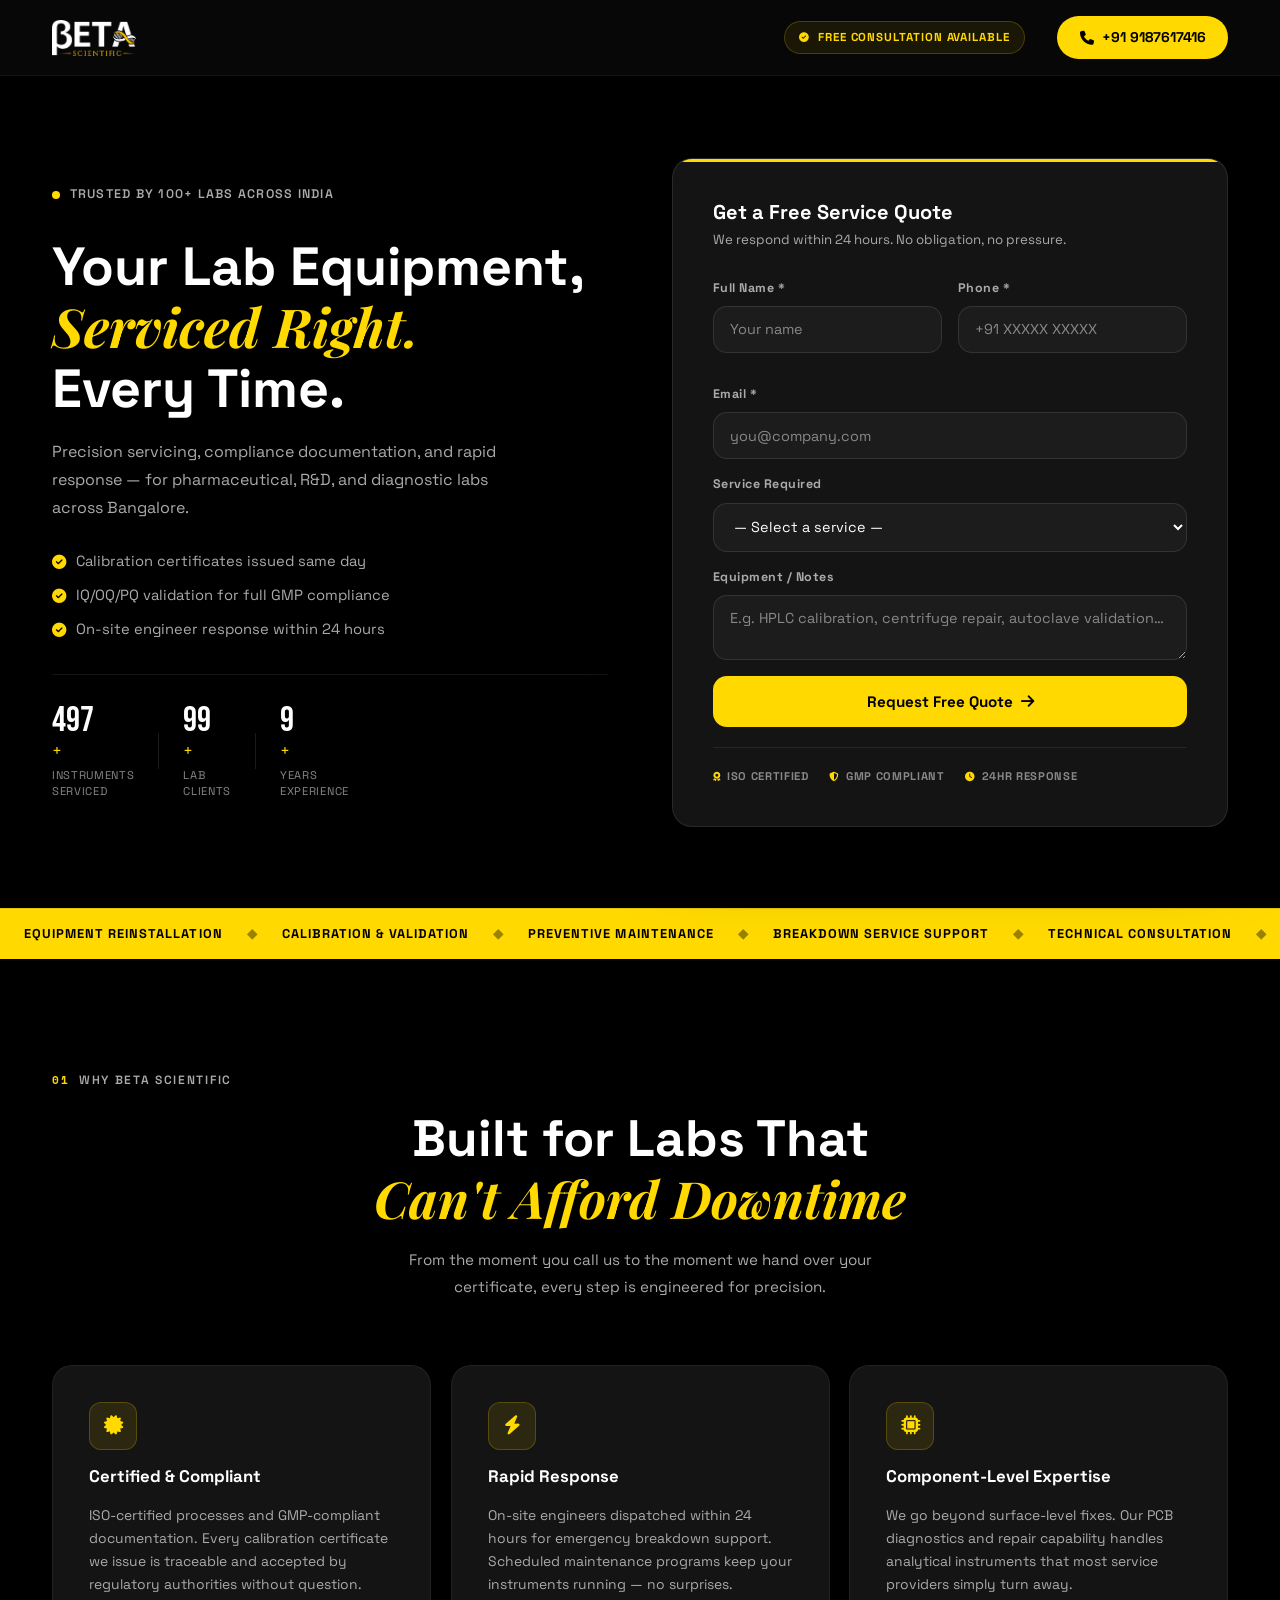
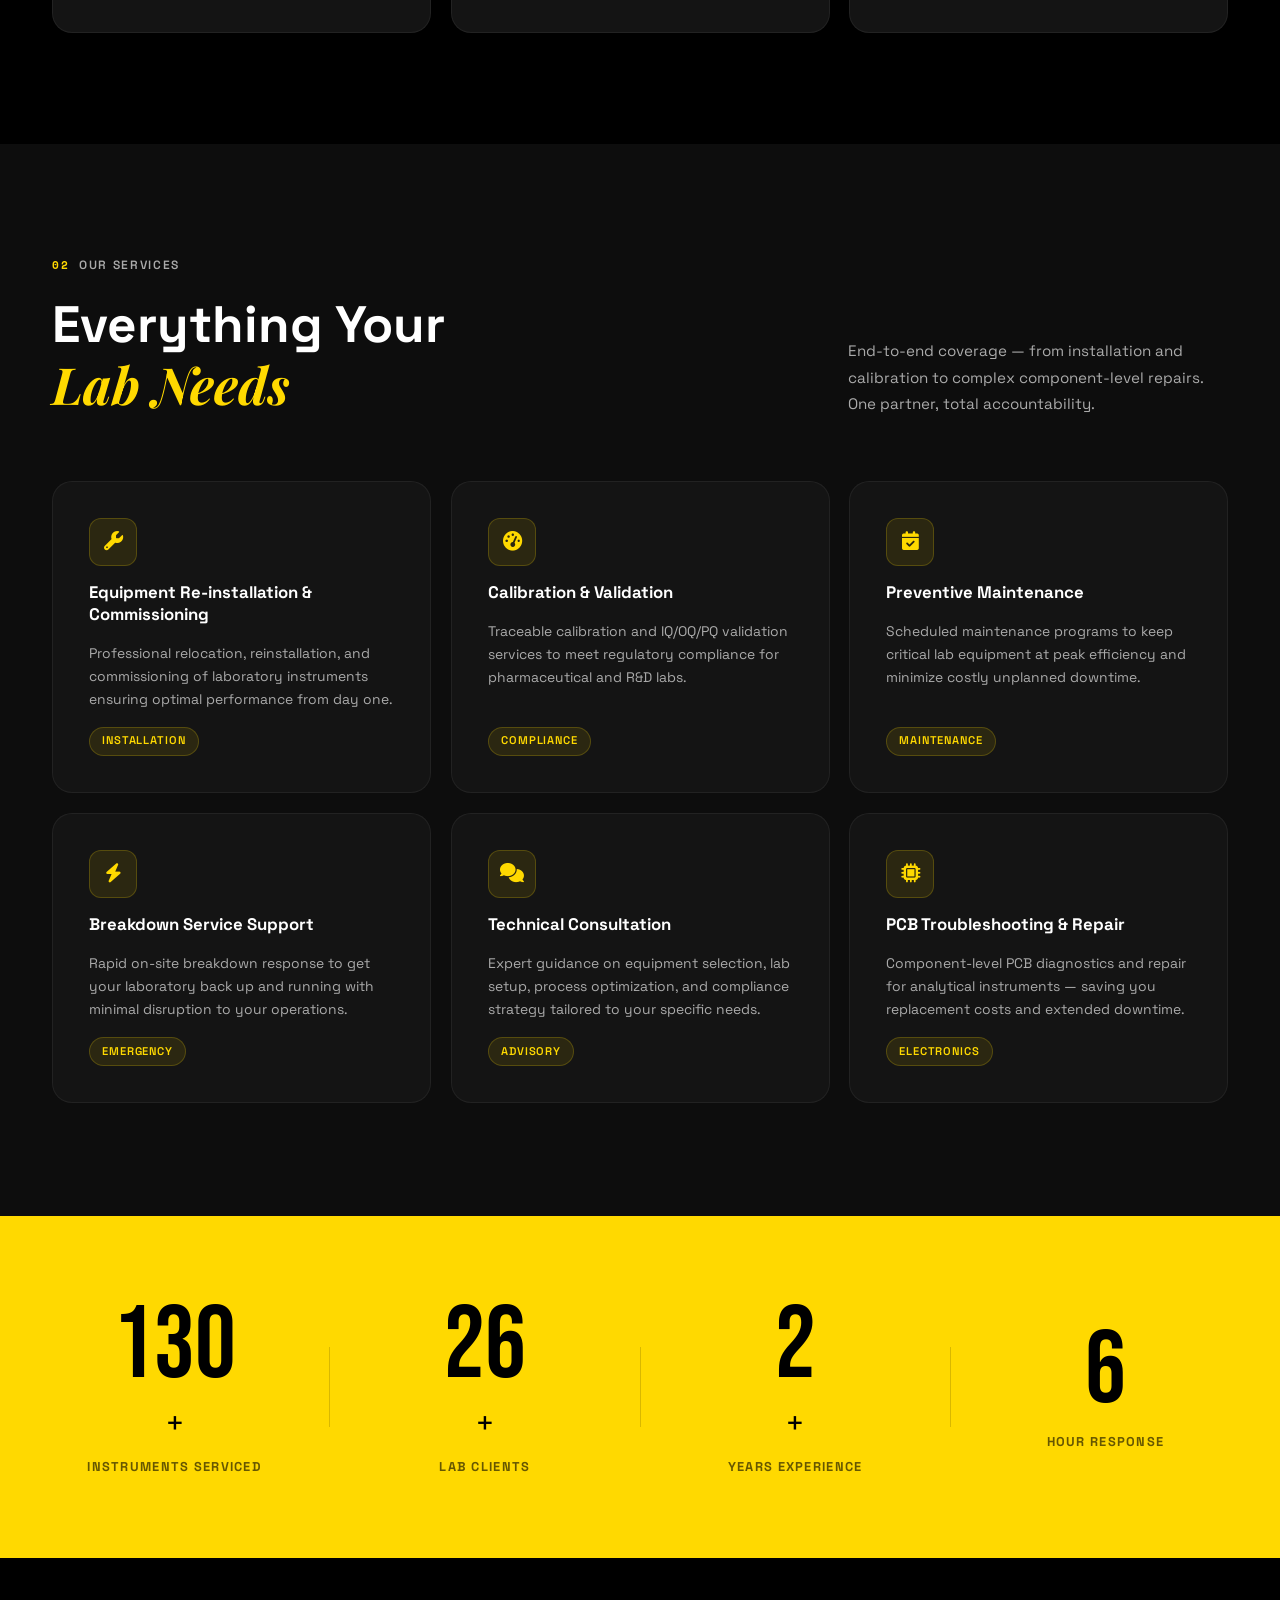
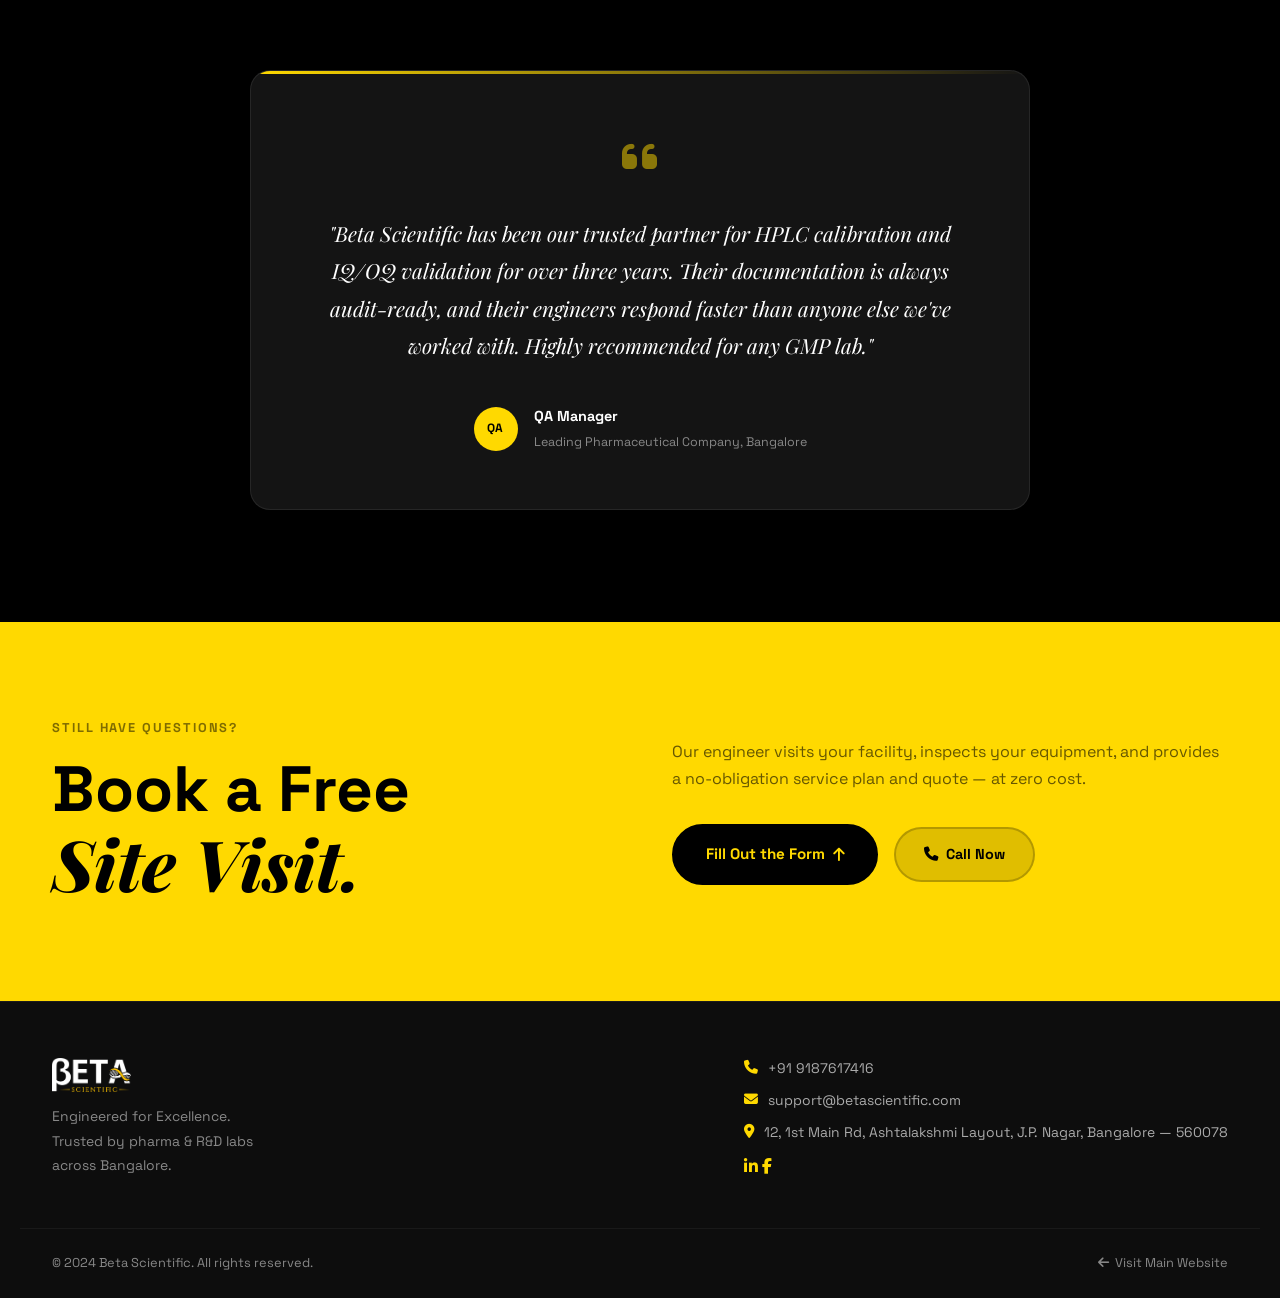
<file: reach-us.html>
<!DOCTYPE html>
<html lang="en">
<head>
  <meta charset="UTF-8" />
  <meta name="viewport" content="width=device-width, initial-scale=1.0" />
  <title>Get a Free Lab Equipment Service Quote — Beta Scientific Bangalore</title>
  <meta name="description" content="Beta Scientific — Expert calibration, validation & lab equipment services in Bangalore. Get a free quote. ISO certified. GMP compliant. 24hr response." />
  <meta name="robots" content="noindex, nofollow" />
  <link rel="preconnect" href="https://fonts.googleapis.com" />
  <link rel="preconnect" href="https://fonts.gstatic.com" crossorigin />
  <link href="https://fonts.googleapis.com/css2?family=Bebas+Neue&family=Playfair+Display:ital,wght@0,700;1,400;1,700&family=Space+Grotesk:wght@300;400;500;600;700&family=Space+Mono:ital@0;1&display=swap" rel="stylesheet" />
  <link rel="stylesheet" href="https://cdnjs.cloudflare.com/ajax/libs/font-awesome/6.5.0/css/all.min.css" />
  <link rel="icon" type="image/x-icon" href="assets/favicon.ico" />
  <link rel="icon" type="image/png" sizes="32x32" href="assets/favicon-32x32.png" />
  <link rel="icon" type="image/png" sizes="16x16" href="assets/favicon-16x16.png" />
  <link rel="apple-touch-icon" sizes="180x180" href="assets/apple-touch-icon.png" />
  <link rel="manifest" href="assets/site.webmanifest" />
  <link rel="stylesheet" href="style.css" />
  <link rel="stylesheet" href="reach-us.css" />
</head>
<body>

  <!-- ===== MINIMAL HEADER ===== -->
  <header id="lp-header">
    <div class="lp-header-inner">
      <a href="index.html" class="lp-logo">
        <img src="assets/logo-light.png" alt="Beta Scientific" />
      </a>
      <span class="lp-badge">
        <i class="fas fa-circle-check"></i> Free Consultation Available
      </span>
      <a href="tel:+919187617416" class="lp-phone-cta">
        <i class="fas fa-phone"></i>
        <span>+91 9187617416</span>
      </a>
    </div>
  </header>

  <!-- ===== HERO ===== -->
  <section id="lp-hero">
    <div class="lp-hero-inner">

      <!-- LEFT: Copy + Stats -->
      <div class="lp-hero-left">
        <div class="hero-eyebrow">
          <span class="dot"></span> Trusted by 100+ Labs Across India
        </div>

        <h1 class="lp-h1">
          Your Lab Equipment,<br/>
          <em>Serviced Right.</em><br/>
          Every Time.
        </h1>

        <p class="lp-subhead">
          Precision servicing, compliance documentation, and rapid response
          — for pharmaceutical, R&amp;D, and diagnostic labs across Bangalore.
        </p>

        <ul class="lp-bullets">
          <li><i class="fas fa-circle-check"></i> Calibration certificates issued same day</li>
          <li><i class="fas fa-circle-check"></i> IQ/OQ/PQ validation for full GMP compliance</li>
          <li><i class="fas fa-circle-check"></i> On-site engineer response within 24 hours</li>
        </ul>

        <div class="hero-stats-row lp-stats-row">
          <div class="hstat">
            <span class="hstat-num" data-target="500">0</span><sup>+</sup>
            <span class="hstat-lbl">Instruments<br/>Serviced</span>
          </div>
          <div class="hstat-sep"></div>
          <div class="hstat">
            <span class="hstat-num" data-target="100">0</span><sup>+</sup>
            <span class="hstat-lbl">Lab<br/>Clients</span>
          </div>
          <div class="hstat-sep"></div>
          <div class="hstat">
            <span class="hstat-num" data-target="10">0</span><sup>+</sup>
            <span class="hstat-lbl">Years<br/>Experience</span>
          </div>
        </div>
      </div>

      <!-- RIGHT: Inline Quote Form -->
      <div class="lp-form-panel">
        <div class="lp-form-header">
          <h2>Get a Free Service Quote</h2>
          <p>We respond within 24 hours. No obligation, no pressure.</p>
        </div>

        <form id="lpForm" novalidate>
          <div class="form-row">
            <div class="form-group">
              <label for="lp-name">Full Name *</label>
              <input type="text" id="lp-name" name="name" placeholder="Your name" required />
            </div>
            <div class="form-group">
              <label for="lp-phone">Phone *</label>
              <input type="tel" id="lp-phone" name="phone" placeholder="+91 XXXXX XXXXX" required />
            </div>
          </div>
          <div class="form-group">
            <label for="lp-email">Email *</label>
            <input type="email" id="lp-email" name="email" placeholder="you@company.com" required />
          </div>
          <div class="form-group">
            <label for="lp-service">Service Required</label>
            <select id="lp-service" name="service">
              <option value="">— Select a service —</option>
              <option>Equipment Re-installation &amp; Commissioning</option>
              <option>Calibration &amp; Validation</option>
              <option>Preventive Maintenance</option>
              <option>Breakdown Service Support</option>
              <option>Technical Consultation</option>
              <option>PCB Troubleshooting &amp; Repair</option>
              <option>Other / Not Sure</option>
            </select>
          </div>
          <div class="form-group">
            <label for="lp-message">Equipment / Notes</label>
            <textarea id="lp-message" name="message" rows="2" placeholder="E.g. HPLC calibration, centrifuge repair, autoclave validation…"></textarea>
          </div>
          <button type="submit" class="btn-submit">
            Request Free Quote <i class="fas fa-arrow-right"></i>
          </button>
          <div class="form-success" id="lpFormSuccess">
            <i class="fas fa-circle-check"></i>
            Thank you! We'll contact you within 24 hours.
          </div>
        </form>

        <div class="lp-form-trust">
          <span><i class="fas fa-award"></i> ISO Certified</span>
          <span><i class="fas fa-shield-halved"></i> GMP Compliant</span>
          <span><i class="fas fa-clock"></i> 24hr Response</span>
        </div>
      </div>

    </div>
  </section>

  <!-- ===== MARQUEE ===== -->
  <div class="marquee-wrap">
    <div class="marquee-track">
      <span>Equipment Reinstallation</span><span class="bull">◆</span>
      <span>Calibration &amp; Validation</span><span class="bull">◆</span>
      <span>Preventive Maintenance</span><span class="bull">◆</span>
      <span>Breakdown Service Support</span><span class="bull">◆</span>
      <span>Technical Consultation</span><span class="bull">◆</span>
      <span>PCB Troubleshooting &amp; Repair</span><span class="bull">◆</span>
      <span>Equipment Reinstallation</span><span class="bull">◆</span>
      <span>Calibration &amp; Validation</span><span class="bull">◆</span>
      <span>Preventive Maintenance</span><span class="bull">◆</span>
      <span>Breakdown Service Support</span><span class="bull">◆</span>
      <span>Technical Consultation</span><span class="bull">◆</span>
      <span>PCB Troubleshooting &amp; Repair</span><span class="bull">◆</span>
    </div>
  </div>

  <!-- ===== WHY CHOOSE US ===== -->
  <section id="lp-why">
    <div class="sec-container">
      <div class="sec-header-center">
        <p class="eyebrow"><span class="mono">01</span> Why Beta Scientific</p>
        <h2 class="sec-title">Built for Labs That<br/><em>Can't Afford Downtime</em></h2>
        <p class="sec-desc-c">From the moment you call us to the moment we hand over your certificate, every step is engineered for precision.</p>
      </div>

      <div class="lp-why-grid">
        <div class="lp-why-card">
          <div class="bc-icon"><i class="fas fa-certificate"></i></div>
          <h3>Certified &amp; Compliant</h3>
          <p>ISO-certified processes and GMP-compliant documentation. Every calibration certificate we issue is traceable and accepted by regulatory authorities without question.</p>
        </div>
        <div class="lp-why-card">
          <div class="bc-icon"><i class="fas fa-bolt"></i></div>
          <h3>Rapid Response</h3>
          <p>On-site engineers dispatched within 24 hours for emergency breakdown support. Scheduled maintenance programs keep your instruments running — no surprises.</p>
        </div>
        <div class="lp-why-card">
          <div class="bc-icon"><i class="fas fa-microchip"></i></div>
          <h3>Component-Level Expertise</h3>
          <p>We go beyond surface-level fixes. Our PCB diagnostics and repair capability handles analytical instruments that most service providers simply turn away.</p>
        </div>
      </div>
    </div>
  </section>

  <!-- ===== SERVICES ===== -->
  <section id="lp-services">
    <div class="sec-container">
      <div class="sec-header-row">
        <div>
          <p class="eyebrow"><span class="mono">02</span> Our Services</p>
          <h2 class="sec-title">Everything Your<br/><em>Lab Needs</em></h2>
        </div>
        <p class="sec-desc">End-to-end coverage — from installation and calibration to complex component-level repairs. One partner, total accountability.</p>
      </div>

      <div class="lp-services-grid">
        <div class="bento-card">
          <div class="bc-icon"><i class="fas fa-wrench"></i></div>
          <h3>Equipment Re-installation &amp; Commissioning</h3>
          <p>Professional relocation, reinstallation, and commissioning of laboratory instruments ensuring optimal performance from day one.</p>
          <div class="bc-tag">Installation</div>
        </div>
        <div class="bento-card">
          <div class="bc-icon"><i class="fas fa-gauge-high"></i></div>
          <h3>Calibration &amp; Validation</h3>
          <p>Traceable calibration and IQ/OQ/PQ validation services to meet regulatory compliance for pharmaceutical and R&amp;D labs.</p>
          <div class="bc-tag">Compliance</div>
        </div>
        <div class="bento-card">
          <div class="bc-icon"><i class="fas fa-calendar-check"></i></div>
          <h3>Preventive Maintenance</h3>
          <p>Scheduled maintenance programs to keep critical lab equipment at peak efficiency and minimize costly unplanned downtime.</p>
          <div class="bc-tag">Maintenance</div>
        </div>
        <div class="bento-card">
          <div class="bc-icon"><i class="fas fa-bolt"></i></div>
          <h3>Breakdown Service Support</h3>
          <p>Rapid on-site breakdown response to get your laboratory back up and running with minimal disruption to your operations.</p>
          <div class="bc-tag">Emergency</div>
        </div>
        <div class="bento-card">
          <div class="bc-icon"><i class="fas fa-comments"></i></div>
          <h3>Technical Consultation</h3>
          <p>Expert guidance on equipment selection, lab setup, process optimization, and compliance strategy tailored to your specific needs.</p>
          <div class="bc-tag">Advisory</div>
        </div>
        <div class="bento-card">
          <div class="bc-icon"><i class="fas fa-microchip"></i></div>
          <h3>PCB Troubleshooting &amp; Repair</h3>
          <p>Component-level PCB diagnostics and repair for analytical instruments — saving you replacement costs and extended downtime.</p>
          <div class="bc-tag">Electronics</div>
        </div>
      </div>
    </div>
  </section>

  <!-- ===== STATS ===== -->
  <section id="lp-stats">
    <div class="sec-container">
      <div class="stats-grid">
        <div class="stat-block">
          <span class="stat-big" data-target="500">0</span><sup>+</sup>
          <span class="stat-lbl">Instruments Serviced</span>
        </div>
        <div class="stat-divider"></div>
        <div class="stat-block">
          <span class="stat-big" data-target="100">0</span><sup>+</sup>
          <span class="stat-lbl">Lab Clients</span>
        </div>
        <div class="stat-divider"></div>
        <div class="stat-block">
          <span class="stat-big" data-target="10">0</span><sup>+</sup>
          <span class="stat-lbl">Years Experience</span>
        </div>
        <div class="stat-divider"></div>
        <div class="stat-block">
          <span class="stat-big" data-target="24">0</span>
          <span class="stat-lbl">Hour Response</span>
        </div>
      </div>
    </div>
  </section>

  <!-- ===== TESTIMONIAL ===== -->
  <section id="lp-testimonial">
    <div class="sec-container">
      <div class="lp-testimonial-card">
        <div class="lp-quote-mark"><i class="fas fa-quote-left"></i></div>
        <blockquote class="lp-quote-text">
          "Beta Scientific has been our trusted partner for HPLC calibration and IQ/OQ validation for over three years. Their documentation is always audit-ready, and their engineers respond faster than anyone else we've worked with. Highly recommended for any GMP lab."
        </blockquote>
        <div class="lp-testimonial-author">
          <div class="lp-author-avatar">QA</div>
          <div>
            <strong>QA Manager</strong>
            <span>Leading Pharmaceutical Company, Bangalore</span>
          </div>
        </div>
      </div>
    </div>
  </section>

  <!-- ===== SECOND CTA ===== -->
  <section id="lp-cta">
    <div class="sec-container cta-inner">
      <div class="cta-text">
        <p class="cta-pre">Still have questions?</p>
        <h2 class="cta-heading">Book a Free<br/><em>Site Visit.</em></h2>
      </div>
      <div class="cta-right">
        <p>Our engineer visits your facility, inspects your equipment, and provides a no-obligation service plan and quote — at zero cost.</p>
        <div class="lp-cta-btns">
          <a href="#lp-hero" class="btn-dark">
            Fill Out the Form <i class="fas fa-arrow-up"></i>
          </a>
          <a href="tel:+919187617416" class="lp-call-btn">
            <i class="fas fa-phone"></i> Call Now
          </a>
        </div>
      </div>
    </div>
  </section>

  <!-- ===== MINIMAL FOOTER ===== -->
  <footer id="lp-footer">
    <div class="lp-footer-inner">
      <div class="lp-footer-brand">
        <img src="assets/logo-light.png" alt="Beta Scientific" class="footer-logo" />
        <p>Engineered for Excellence.<br/>Trusted by pharma &amp; R&amp;D labs across Bangalore.</p>
      </div>
      <div class="lp-footer-contact">
        <p><i class="fas fa-phone"></i> <a href="tel:+919187617416">+91 9187617416</a></p>
        <p><i class="fas fa-envelope"></i> <a href="mailto:support@betascientific.com">support@betascientific.com</a></p>
        <p><i class="fas fa-location-dot"></i> 12, 1st Main Rd, Ashtalakshmi Layout, J.P. Nagar, Bangalore — 560078</p>
        <div class="lp-footer-socials">
          <a href="https://www.linkedin.com/company/beta-scientific-pvt-ltd/" target="_blank" rel="noopener" aria-label="LinkedIn"><i class="fab fa-linkedin-in"></i></a>
          <a href="https://www.facebook.com/profile.php?id=61572016024671" target="_blank" rel="noopener" aria-label="Facebook"><i class="fab fa-facebook-f"></i></a>
        </div>
      </div>
    </div>
    <div class="lp-footer-bottom">
      <p>&copy; 2024 Beta Scientific. All rights reserved.</p>
      <a href="index.html" class="lp-back-link">
        <i class="fas fa-arrow-left"></i> Visit Main Website
      </a>
    </div>
  </footer>

  <!-- ===== MOBILE STICKY BAR ===== -->
  <div id="lp-mobile-bar">
    <a href="tel:+919187617416">
      <i class="fas fa-phone"></i>
      Call Now — +91 9187617416
    </a>
  </div>

  <script src="reach-us.js"></script>
</body>
</html>
</file>
<file: style.css>
/* =============================================
   BETA SCIENTIFIC — REDESIGN
   Fonts: Bebas Neue | Playfair Display | Space Grotesk
   Colors: #000 | #FFF | #FFD900
   ============================================= */

*, *::before, *::after { box-sizing: border-box; margin: 0; padding: 0; }

:root {
  --y:  #FFD900;
  --b:  #000000;
  --w:  #FFFFFF;
  --g1: #0d0d0d;
  --g2: #141414;
  --g3: #1c1c1c;
  --g4: #272727;
  --g5: #888;
  --g6: #aaa;
  --r:  14px;
  --rl: 20px;
  --t:  0.3s ease;
  --sh: 0 8px 40px rgba(0,0,0,0.5);
}

html { scroll-behavior: smooth; overflow-x: hidden; }
body {
  font-family: 'Space Grotesk', sans-serif;
  background: var(--b);
  color: var(--w);
  line-height: 1.6;
  overflow-x: hidden;
}

img { display: block; max-width: 100%; }
a   { text-decoration: none; color: inherit; }

/* ---- FONT HELPERS ---- */
.font-bebas   { font-family: 'Bebas Neue', sans-serif; letter-spacing: 0.02em; }
.font-playfair{ font-family: 'Playfair Display', serif; }
.mono         { font-family: 'Space Mono', monospace; font-size: 0.75em; color: var(--y); }

/* ---- LAYOUT ---- */
.sec-container {
  max-width: 1240px;
  margin: 0 auto;
  padding: 0 2rem;
}
section { padding: 7rem 0; }

/* ---- EYEBROW ---- */
.eyebrow {
  display: flex;
  align-items: center;
  gap: 0.6rem;
  font-size: 0.75rem;
  font-weight: 600;
  letter-spacing: 0.14em;
  text-transform: uppercase;
  color: var(--g6);
  margin-bottom: 1.25rem;
}
.eyebrow .mono { font-size: 0.9em; }

/* ---- SECTION TITLES ---- */
.sec-title {
  font-family: 'Space Grotesk', sans-serif;
  font-size: clamp(2.2rem, 4vw, 3.2rem);
  font-weight: 700;
  line-height: 1.15;
}
.sec-title em {
  font-family: 'Playfair Display', serif;
  font-style: italic;
  font-weight: 700;
  color: var(--y);
}

/* ---- SECTION HEADER ROW ---- */
.sec-header-row {
  display: flex;
  align-items: flex-end;
  justify-content: space-between;
  gap: 2rem;
  margin-bottom: 4rem;
}
.sec-desc {
  max-width: 380px;
  font-size: 0.95rem;
  color: var(--g6);
  line-height: 1.75;
  flex-shrink: 0;
}
.sec-header-center { text-align: center; margin-bottom: 4rem; }
.sec-desc-c { max-width: 500px; margin: 1rem auto 0; color: var(--g6); font-size: 0.95rem; line-height: 1.75; }

/* ---- BUTTONS ---- */
.btn-primary {
  display: inline-flex;
  align-items: center;
  gap: 0.5rem;
  background: var(--y);
  color: var(--b);
  font-family: 'Space Grotesk', sans-serif;
  font-weight: 700;
  font-size: 0.9rem;
  padding: 0.9rem 1.75rem;
  border: none;
  border-radius: 999px;
  cursor: pointer;
  transition: transform var(--t), box-shadow var(--t), background var(--t);
}
.btn-primary:hover {
  transform: translateY(-2px);
  box-shadow: 0 8px 28px rgba(255,217,0,0.35);
  background: #f5cf00;
}
.btn-ghost {
  display: inline-flex;
  align-items: center;
  gap: 0.5rem;
  background: transparent;
  color: var(--w);
  font-family: 'Space Grotesk', sans-serif;
  font-weight: 600;
  font-size: 0.9rem;
  padding: 0.9rem 1.75rem;
  border: 1.5px solid rgba(255,255,255,0.2);
  border-radius: 999px;
  cursor: pointer;
  transition: border-color var(--t), color var(--t), transform var(--t);
}
.btn-ghost:hover { border-color: var(--y); color: var(--y); transform: translateY(-2px); }
.btn-dark {
  display: inline-flex;
  align-items: center;
  gap: 0.5rem;
  background: var(--b);
  color: var(--y);
  font-family: 'Space Grotesk', sans-serif;
  font-weight: 700;
  font-size: 0.95rem;
  padding: 1rem 2rem;
  border: 2px solid var(--b);
  border-radius: 999px;
  cursor: pointer;
  transition: all var(--t);
}
.btn-dark:hover { background: var(--g3); transform: translateY(-2px); }
.btn-quote {
  display: inline-flex;
  align-items: center;
  gap: 0.5rem;
  background: var(--y);
  color: var(--b);
  font-family: 'Space Grotesk', sans-serif;
  font-weight: 700;
  font-size: 0.85rem;
  padding: 0.65rem 1.4rem;
  border: none;
  border-radius: 999px;
  cursor: pointer;
  transition: transform var(--t), box-shadow var(--t);
}
.btn-quote:hover { transform: translateY(-2px); box-shadow: 0 6px 20px rgba(255,217,0,0.3); }

/* ============================================= */
/* NAVBAR                                        */
/* ============================================= */
#navbar {
  position: fixed;
  top: 0; left: 0; right: 0;
  z-index: 1000;
  padding: 1.5rem 0;
  transition: all var(--t);
}
#navbar.scrolled {
  background: rgba(8,8,8,0.94);
  backdrop-filter: blur(20px);
  padding: 1rem 0;
  border-bottom: 1px solid rgba(255,255,255,0.06);
}
.nav-inner {
  max-width: 1240px;
  margin: 0 auto;
  padding: 0 2rem;
  display: flex;
  align-items: center;
  gap: 3rem;
}
.nav-logo img { height: 38px; }
.nav-links {
  display: flex;
  list-style: none;
  gap: 0.25rem;
  margin-left: auto;
}
.nav-links a {
  font-size: 0.85rem;
  font-weight: 500;
  color: var(--g6);
  padding: 0.45rem 0.85rem;
  border-radius: 8px;
  transition: color var(--t), background var(--t);
}
.nav-links a:hover, .nav-links a.active { color: var(--w); background: rgba(255,255,255,0.07); }
.hamburger {
  display: none;
  flex-direction: column;
  gap: 5px;
  background: none;
  border: none;
  cursor: pointer;
  margin-left: auto;
  padding: 4px;
}
.hamburger span { display: block; width: 22px; height: 2px; background: var(--w); border-radius: 2px; transition: all var(--t); }
.hamburger.open span:nth-child(1) { transform: translateY(7px) rotate(45deg); }
.hamburger.open span:nth-child(2) { opacity: 0; }
.hamburger.open span:nth-child(3) { transform: translateY(-7px) rotate(-45deg); }

/* ============================================= */
/* HERO                                          */
/* ============================================= */
#hero {
  min-height: 100vh;
  display: grid;
  grid-template-columns: 1fr 1fr;
  align-items: center;
  gap: 4rem;
  padding-top: 7rem;
  padding-bottom: 5rem;
  max-width: 1240px;
  margin: 0 auto;
  padding-left: 2rem;
  padding-right: 2rem;
}
.hero-eyebrow {
  display: inline-flex;
  align-items: center;
  gap: 0.6rem;
  font-size: 0.78rem;
  font-weight: 600;
  letter-spacing: 0.1em;
  text-transform: uppercase;
  color: var(--g6);
  margin-bottom: 2rem;
}
.dot { width: 8px; height: 8px; background: var(--y); border-radius: 50%; display: inline-block; animation: pulse 2s ease-in-out infinite; }
@keyframes pulse { 0%,100%{box-shadow:0 0 0 0 rgba(255,217,0,0.4)} 50%{box-shadow:0 0 0 6px rgba(255,217,0,0)} }

.hero-heading {
  line-height: 1;
  margin-bottom: 1.75rem;
}
.line-block {
  display: block;
  font-family: 'Bebas Neue', sans-serif;
  font-size: clamp(2.8rem, 13vw, 8rem);
  letter-spacing: 0.02em;
  line-height: 0.95;
}
.line-block:nth-child(2) {
  -webkit-text-stroke: 1.5px rgba(255,255,255,0.5);
  color: transparent;
}
.line-serif {
  display: block;
  margin-top: 0.4rem;
}
.line-serif em {
  font-family: 'Playfair Display', serif;
  font-style: italic;
  font-weight: 700;
  font-size: clamp(2.5rem, 5vw, 4.5rem);
  color: var(--y);
}

.hero-body {
  font-size: 1rem;
  color: var(--g6);
  max-width: 440px;
  line-height: 1.75;
  margin-bottom: 2.5rem;
}
.hero-btns { display: flex; gap: 1rem; flex-wrap: wrap; margin-bottom: 3rem; }

.hero-stats-row {
  display: flex;
  align-items: center;
  gap: 1.5rem;
  padding-top: 2rem;
  border-top: 1px solid rgba(255,255,255,0.08);
}
.hstat { display: flex; flex-direction: column; }
.hstat-num {
  font-family: 'Bebas Neue', sans-serif;
  font-size: 2.2rem;
  line-height: 1;
  color: var(--w);
}
.hstat sup { font-family: 'Space Grotesk', sans-serif; font-size: 1rem; color: var(--y); vertical-align: super; }
.hstat-lbl { font-size: 0.7rem; color: var(--g5); text-transform: uppercase; letter-spacing: 0.06em; margin-top: 0.3rem; line-height: 1.4; }
.hstat-sep { width: 1px; height: 36px; background: rgba(255,255,255,0.1); }

/* Hero right */
.hero-right { position: relative; }
.hero-img-frame {
  position: relative;
  border-radius: var(--rl);
  overflow: hidden;
  aspect-ratio: 4/5;
  box-shadow: 0 30px 80px rgba(0,0,0,0.6);
}
.hero-img-frame img {
  width: 100%; height: 100%;
  object-fit: cover;
  filter: brightness(0.8) grayscale(10%);
  transition: transform 8s ease;
}
.hero-img-frame:hover img { transform: scale(1.04); }

/* Yellow corner brackets */
.frame-corner {
  position: absolute;
  width: 28px; height: 28px;
  border-color: var(--y);
  border-style: solid;
  z-index: 2;
}
.frame-corner.tl { top: 16px; left: 16px; border-width: 2px 0 0 2px; }
.frame-corner.tr { top: 16px; right: 16px; border-width: 2px 2px 0 0; }
.frame-corner.bl { bottom: 16px; left: 16px; border-width: 0 0 2px 2px; }
.frame-corner.br { bottom: 16px; right: 16px; border-width: 0 2px 2px 0; }

.hero-badge-float {
  position: absolute;
  display: flex;
  align-items: center;
  gap: 0.75rem;
  background: rgba(10,10,10,0.85);
  backdrop-filter: blur(12px);
  border: 1px solid rgba(255,255,255,0.1);
  border-radius: 14px;
  padding: 0.85rem 1.1rem;
  z-index: 3;
  animation: floatY 4s ease-in-out infinite;
}
.hero-badge-float i { color: var(--y); font-size: 1.1rem; }
.hero-badge-float div { display: flex; flex-direction: column; gap: 0.1rem; }
.hero-badge-float strong { font-size: 0.82rem; }
.hero-badge-float span { font-size: 0.7rem; color: var(--g6); }
.b1 { bottom: 1.5rem; left: -1.75rem; animation-delay: 0s; }
.b2 { top: 1.75rem; right: -1rem; animation-delay: 1.8s; }
@keyframes floatY { 0%,100%{transform:translateY(0)} 50%{transform:translateY(-10px)} }

/* ============================================= */
/* HERO VISUAL (lab image + floating service tags) */
/* ============================================= */
.hero-visual {
  position: relative;
  border-radius: var(--rl);
  overflow: hidden;
  aspect-ratio: 4/5;
  box-shadow: 0 30px 80px rgba(0,0,0,0.7);
}
.hv-bg {
  position: absolute;
  inset: 0;
  width: 100%;
  height: 100%;
  object-fit: cover;
  filter: brightness(0.22) saturate(0.4);
  transition: transform 8s ease;
}
.hero-visual:hover .hv-bg { transform: scale(1.04); }
.hv-glow {
  position: absolute;
  inset: 0;
  z-index: 1;
  background: radial-gradient(ellipse at 50% 52%, rgba(255,217,0,0.18) 0%, rgba(255,217,0,0.05) 45%, transparent 70%);
}
.frame-corner {
  position: absolute;
  width: 24px;
  height: 24px;
  z-index: 2;
  opacity: 0.5;
}
.frame-corner.tl { top: 1rem;    left: 1rem;  border-top: 2px solid var(--y); border-left: 2px solid var(--y); }
.frame-corner.tr { top: 1rem;    right: 1rem; border-top: 2px solid var(--y); border-right: 2px solid var(--y); }
.frame-corner.bl { bottom: 1rem; left: 1rem;  border-bottom: 2px solid var(--y); border-left: 2px solid var(--y); }
.frame-corner.br { bottom: 1rem; right: 1rem; border-bottom: 2px solid var(--y); border-right: 2px solid var(--y); }
.hv-center {
  position: absolute;
  top: 50%;
  left: 50%;
  transform: translate(-50%, -50%);
  z-index: 3;
  display: flex;
  align-items: center;
  justify-content: center;
}
.hv-ring {
  position: absolute;
  border-radius: 50%;
  border: 1px solid rgba(255,217,0,0.18);
  animation: ringPulse 3s ease-in-out infinite;
}
.hv-ring.r1 { width: 110px; height: 110px; animation-delay: 0s; }
.hv-ring.r2 { width: 170px; height: 170px; animation-delay: 0.9s; border-color: rgba(255,217,0,0.1); }
.hv-ring.r3 { width: 240px; height: 240px; animation-delay: 1.8s; border-color: rgba(255,217,0,0.05); }
@keyframes ringPulse { 0%,100%{opacity:1;transform:scale(1)} 50%{opacity:0.4;transform:scale(1.06)} }
.hv-icon {
  width: 72px;
  height: 72px;
  background: rgba(8,8,8,0.85);
  backdrop-filter: blur(16px);
  border: 1px solid rgba(255,217,0,0.35);
  border-radius: 50%;
  display: flex;
  align-items: center;
  justify-content: center;
  box-shadow: 0 0 40px rgba(255,217,0,0.2), inset 0 0 20px rgba(255,217,0,0.06);
  position: relative;
  z-index: 1;
}
.hv-icon i { color: var(--y); font-size: 1.6rem; }
.hv-tag {
  position: absolute;
  z-index: 4;
  display: inline-flex;
  align-items: center;
  gap: 0.5rem;
  background: rgba(8,8,8,0.82);
  backdrop-filter: blur(16px);
  border: 1px solid rgba(255,255,255,0.1);
  border-radius: 999px;
  padding: 0.55rem 1rem;
  font-size: 0.78rem;
  font-weight: 600;
  color: var(--w);
  white-space: nowrap;
  box-shadow: 0 8px 24px rgba(0,0,0,0.5);
  animation: floatY 4s ease-in-out infinite;
}
.hv-tag i { color: var(--y); font-size: 0.82rem; }
.hv-tag.t1 { top: 8%;    left: 5%;  animation-delay: 0s; }
.hv-tag.t2 { top: 5%;    right: 5%; animation-delay: 0.7s; }
.hv-tag.t3 { top: 42%;   right: 3%; animation-delay: 1.4s; }
.hv-tag.t4 { bottom: 18%; right: 5%; animation-delay: 2.1s; }
.hv-tag.t5 { bottom: 7%; left: 10%; animation-delay: 2.8s; }
.hv-tag.t6 { top: 60%;   left: 3%;  animation-delay: 3.5s; }

/* ============================================= */
/* MARQUEE                                       */
/* ============================================= */
.marquee-wrap {
  background: var(--y);
  overflow: hidden;
  padding: 0.9rem 0;
  border-top: 1px solid rgba(0,0,0,0.1);
}
.marquee-track {
  display: flex;
  align-items: center;
  gap: 0;
  white-space: nowrap;
  animation: marquee 28s linear infinite;
  width: max-content;
}
.marquee-track span {
  font-family: 'Space Grotesk', sans-serif;
  font-size: 0.8rem;
  font-weight: 700;
  letter-spacing: 0.08em;
  text-transform: uppercase;
  color: var(--b);
  padding: 0 1.5rem;
}
.bull { color: rgba(0,0,0,0.4) !important; padding: 0 !important; }
@keyframes marquee { from { transform: translateX(0); } to { transform: translateX(-50%); } }
.marquee-wrap:hover .marquee-track { animation-play-state: paused; }

/* ============================================= */
/* SERVICES BENTO                                */
/* ============================================= */
#services { background: var(--g1); }

.bento-grid {
  display: grid;
  grid-template-columns: 2fr 1fr 1fr;
  grid-template-rows: auto auto;
  gap: 1.25rem;
}
.bento-card {
  background: var(--g2);
  border: 1px solid rgba(255,255,255,0.06);
  border-radius: var(--rl);
  padding: 2.25rem;
  display: flex;
  flex-direction: column;
  gap: 1rem;
  position: relative;
  overflow: hidden;
  transition: transform var(--t), border-color var(--t), box-shadow var(--t);
}
.bento-card::after {
  content: '';
  position: absolute;
  top: 0; left: 0; right: 0;
  height: 2px;
  background: var(--y);
  transform: scaleX(0);
  transform-origin: left;
  transition: transform 0.4s ease;
}
.bento-card:hover::after { transform: scaleX(1); }
.bento-card:hover {
  transform: translateY(-5px);
  border-color: rgba(255,217,0,0.15);
  box-shadow: 0 16px 50px rgba(0,0,0,0.4);
}
.bc-wide { grid-column: span 1; }
.bc-wide:first-child { grid-column: 1 / 2; }
.bc-wide:nth-child(5) { grid-column: 2 / 4; }

.bc-featured {
  background: linear-gradient(135deg, var(--g3), var(--g2));
}
.bc-accent {
  background: var(--y);
  color: var(--b);
  border-color: var(--y);
}
.bc-accent::after { background: var(--b); }
.bc-accent .bc-icon { background: rgba(0,0,0,0.12); border-color: rgba(0,0,0,0.15); }
.bc-accent .bc-icon i { color: var(--b); }
.bc-accent .bc-tag { background: rgba(0,0,0,0.12); color: var(--b); }

.bc-icon {
  width: 48px; height: 48px;
  background: rgba(255,217,0,0.1);
  border: 1px solid rgba(255,217,0,0.2);
  border-radius: 12px;
  display: flex; align-items: center; justify-content: center;
  flex-shrink: 0;
}
.bc-icon i { color: var(--y); font-size: 1.2rem; }
.bento-card h3 {
  font-size: 1.05rem;
  font-weight: 700;
  line-height: 1.3;
}
.bento-card p { font-size: 0.87rem; color: var(--g6); line-height: 1.65; flex: 1; }
.bc-accent p { color: rgba(0,0,0,0.65); }
.bc-tag {
  display: inline-block;
  font-size: 0.7rem;
  font-weight: 600;
  letter-spacing: 0.08em;
  text-transform: uppercase;
  background: rgba(255,217,0,0.1);
  color: var(--y);
  padding: 0.3rem 0.75rem;
  border-radius: 999px;
  border: 1px solid rgba(255,217,0,0.2);
  width: fit-content;
  margin-top: auto;
}

/* ============================================= */
/* STATS                                         */
/* ============================================= */
#stats {
  background: var(--y);
  padding: 5rem 0;
}
.stats-grid {
  display: flex;
  align-items: center;
  justify-content: space-between;
  gap: 2rem;
}
.stat-block {
  display: flex;
  flex-direction: column;
  align-items: center;
  text-align: center;
  flex: 1;
}
.stat-big {
  font-family: 'Bebas Neue', sans-serif;
  font-size: clamp(4rem, 8vw, 7rem);
  color: var(--b);
  line-height: 1;
}
#stats sup { font-family: 'Space Grotesk', sans-serif; font-size: 2rem; color: var(--b); vertical-align: super; }
.stat-lbl {
  font-size: 0.8rem;
  font-weight: 700;
  letter-spacing: 0.1em;
  text-transform: uppercase;
  color: rgba(0,0,0,0.6);
  margin-top: 0.5rem;
}
.stat-divider { width: 1px; height: 80px; background: rgba(0,0,0,0.15); }

/* ============================================= */
/* ABOUT                                         */
/* ============================================= */
#about { background: var(--b); }

.about-grid {
  display: grid;
  grid-template-columns: 1fr 1fr;
  gap: 5rem;
  align-items: center;
}
.about-title { margin-bottom: 1.5rem; }
.about-quote {
  font-family: 'Playfair Display', serif;
  font-style: italic;
  font-size: 1.25rem;
  color: var(--y);
  border-left: 3px solid var(--y);
  padding-left: 1.25rem;
  margin-bottom: 1.75rem;
  line-height: 1.6;
}
.about-body { font-size: 0.95rem; color: var(--g6); line-height: 1.8; margin-bottom: 1rem; }
.about-pills {
  display: flex;
  flex-wrap: wrap;
  gap: 0.6rem;
  margin-top: 1.75rem;
}
.about-pills span {
  display: inline-flex;
  align-items: center;
  gap: 0.4rem;
  font-size: 0.8rem;
  font-weight: 600;
  background: var(--g2);
  border: 1px solid rgba(255,255,255,0.08);
  padding: 0.4rem 1rem;
  border-radius: 999px;
}
.about-pills i { color: var(--y); font-size: 0.7rem; }

/* About right */
.about-right { position: relative; }
.about-img-frame {
  border-radius: var(--rl);
  overflow: hidden;
  aspect-ratio: 4/5;
  box-shadow: var(--sh);
  position: relative;
}
.about-img-frame img {
  width: 100%; height: 100%;
  object-fit: cover;
  filter: brightness(0.72) grayscale(10%);
  transition: transform 0.6s ease;
}
.about-img-frame:hover img { transform: scale(1.04); }
.about-img-caption {
  position: absolute;
  bottom: 0; left: 0; right: 0;
  background: linear-gradient(transparent, rgba(0,0,0,0.85));
  padding: 2.5rem 1.5rem 1.5rem;
}
.about-img-caption span { font-size: 0.7rem; text-transform: uppercase; letter-spacing: 0.1em; color: var(--y); font-weight: 700; }
.about-img-caption p { font-size: 0.82rem; color: rgba(255,255,255,0.7); margin-top: 0.3rem; }
.about-badge {
  position: absolute;
  display: flex; align-items: center; gap: 0.6rem;
  background: rgba(10,10,10,0.88);
  backdrop-filter: blur(12px);
  border: 1px solid rgba(255,255,255,0.1);
  border-radius: 12px;
  padding: 0.75rem 1.1rem;
  font-size: 0.82rem;
  font-weight: 700;
  white-space: nowrap;
  z-index: 2;
  animation: floatY 4s ease-in-out infinite;
}
.about-badge i { color: var(--y); }
.ab1 { top: 1.5rem; right: -1.5rem; animation-delay: 0s; }
.ab2 { bottom: 5rem; left: -1.5rem; animation-delay: 2s; }

/* ============================================= */
/* PROCESS                                       */
/* ============================================= */
#process { background: var(--g1); }

.process-grid {
  display: grid;
  grid-template-columns: 1fr auto 1fr auto 1fr;
  align-items: start;
  gap: 0;
}
.process-card {
  background: var(--g2);
  border: 1px solid rgba(255,255,255,0.07);
  border-radius: var(--rl);
  padding: 2.5rem 2rem;
  position: relative;
  transition: transform var(--t), border-color var(--t);
}
.process-card:hover { transform: translateY(-6px); border-color: rgba(255,217,0,0.2); }
.process-num {
  font-family: 'Bebas Neue', sans-serif;
  font-size: 4rem;
  color: rgba(255,217,0,0.12);
  line-height: 1;
  margin-bottom: 1rem;
  transition: color var(--t);
}
.process-card:hover .process-num { color: rgba(255,217,0,0.3); }
.process-icon {
  width: 52px; height: 52px;
  background: rgba(255,217,0,0.1);
  border: 1px solid rgba(255,217,0,0.2);
  border-radius: 14px;
  display: flex; align-items: center; justify-content: center;
  margin-bottom: 1.25rem;
}
.process-icon i { color: var(--y); font-size: 1.3rem; }
.process-card h3 { font-size: 1.1rem; font-weight: 700; margin-bottom: 0.75rem; }
.process-card p { font-size: 0.88rem; color: var(--g6); line-height: 1.7; }
.process-arrow {
  display: flex;
  align-items: center;
  justify-content: center;
  padding: 0 1.5rem;
  padding-top: 6rem;
  color: rgba(255,217,0,0.4);
  font-size: 1.25rem;
}

/* ============================================= */
/* CTA BANNER                                    */
/* ============================================= */
#cta-banner {
  background: var(--y);
  padding: 6rem 0;
  position: relative;
  overflow: hidden;
}
#cta-banner::before {
  content: '';
  position: absolute;
  inset: 0;
  background-image: url('https://images.unsplash.com/photo-1581093577421-f12b8c5d6d70?auto=format&fit=crop&w=1920&q=60');
  background-size: cover;
  background-position: center;
  opacity: 0.08;
  mix-blend-mode: multiply;
}
.cta-inner {
  display: grid;
  grid-template-columns: 1fr 1fr;
  align-items: center;
  gap: 4rem;
  position: relative;
  z-index: 1;
}
.cta-pre {
  font-size: 0.8rem;
  font-weight: 700;
  letter-spacing: 0.15em;
  text-transform: uppercase;
  color: rgba(0,0,0,0.5);
  margin-bottom: 1rem;
}
.cta-heading {
  font-family: 'Space Grotesk', sans-serif;
  font-size: clamp(2.5rem, 5vw, 4rem);
  font-weight: 800;
  color: var(--b);
  line-height: 1.1;
}
.cta-heading em {
  font-family: 'Playfair Display', serif;
  font-style: italic;
  font-size: 1.1em;
}
.cta-right p { font-size: 1rem; color: rgba(0,0,0,0.6); margin-bottom: 2rem; line-height: 1.7; }

/* ============================================= */
/* CONTACT                                       */
/* ============================================= */
#contact { background: var(--b); }

.contact-grid {
  display: grid;
  grid-template-columns: repeat(4, 1fr);
  gap: 1.25rem;
}
.contact-card {
  background: var(--g2);
  border: 1px solid rgba(255,255,255,0.07);
  border-radius: var(--rl);
  padding: 2rem;
  display: flex;
  flex-direction: column;
  gap: 0.75rem;
  transition: transform var(--t), border-color var(--t);
}
.contact-card:hover { transform: translateY(-4px); border-color: rgba(255,217,0,0.15); }
.cc-icon {
  width: 44px; height: 44px;
  background: rgba(255,217,0,0.1);
  border: 1px solid rgba(255,217,0,0.2);
  border-radius: 12px;
  display: flex; align-items: center; justify-content: center;
  margin-bottom: 0.25rem;
}
.cc-icon i { color: var(--y); font-size: 1rem; }
.cc-lbl { font-size: 0.7rem; font-weight: 700; letter-spacing: 0.1em; text-transform: uppercase; color: var(--g5); }
.cc-val { font-size: 0.9rem; color: var(--w); line-height: 1.55; }
.cc-val:hover { color: var(--y); }

.contact-card-cta {
  background: var(--g3);
  border-color: rgba(255,217,0,0.1);
  justify-content: space-between;
}
.contact-card-cta p { font-size: 0.95rem; color: var(--g6); line-height: 1.6; }
.contact-socials { display: flex; gap: 0.6rem; }
.contact-socials a {
  width: 36px; height: 36px;
  background: var(--g4);
  border: 1px solid rgba(255,255,255,0.1);
  border-radius: 9px;
  display: flex; align-items: center; justify-content: center;
  font-size: 0.85rem;
  transition: all var(--t);
}
.contact-socials a:hover { background: var(--y); color: var(--b); }

/* ============================================= */
/* FOOTER                                        */
/* ============================================= */
#footer {
  background: var(--g1);
  border-top: 1px solid rgba(255,255,255,0.06);
}
.footer-inner {
  display: grid;
  grid-template-columns: 2fr 1fr 1.5fr 1.5fr;
  gap: 3rem;
  padding-top: 4.5rem;
  padding-bottom: 3.5rem;
}
.footer-logo { height: 34px; margin-bottom: 1rem; }
.footer-brand p { font-size: 0.87rem; color: var(--g5); line-height: 1.75; max-width: 220px; }
.footer-nav h4, .footer-contact h4 {
  font-size: 0.72rem; font-weight: 700; letter-spacing: 0.12em; text-transform: uppercase;
  color: var(--g5); margin-bottom: 1.25rem;
}
.footer-nav ul { list-style: none; display: flex; flex-direction: column; gap: 0.65rem; }
.footer-nav a { font-size: 0.87rem; color: var(--g6); transition: color var(--t); }
.footer-nav a:hover { color: var(--y); }
.footer-contact p { display: flex; align-items: flex-start; gap: 0.6rem; font-size: 0.87rem; color: var(--g6); margin-bottom: 0.7rem; line-height: 1.5; }
.footer-contact i { color: var(--y); margin-top: 0.15rem; flex-shrink: 0; }
.footer-contact a { color: var(--g6); transition: color var(--t); }
.footer-contact a:hover { color: var(--y); }
.footer-socials { display: flex; gap: 0.5rem; margin-top: 1rem; }
.footer-socials a {
  width: 34px; height: 34px;
  background: var(--g2);
  border: 1px solid rgba(255,255,255,0.08);
  border-radius: 8px;
  display: flex; align-items: center; justify-content: center;
  font-size: 0.8rem;
  transition: all var(--t);
}
.footer-socials a:hover { background: var(--y); color: var(--b); }
.footer-bottom {
  border-top: 1px solid rgba(255,255,255,0.05);
  padding: 1.5rem 2rem;
  max-width: 1240px;
  margin: 0 auto;
  display: flex;
  justify-content: space-between;
  font-size: 0.8rem;
  color: var(--g5);
}
.footer-tagline {
  font-family: 'Playfair Display', serif;
  font-style: italic;
  color: var(--g5);
}

/* ============================================= */
/* MODAL                                         */
/* ============================================= */
.modal-overlay {
  position: fixed; inset: 0; z-index: 2000;
  display: flex; align-items: center; justify-content: center;
  padding: 1rem;
  background: rgba(0,0,0,0.78);
  backdrop-filter: blur(10px);
  opacity: 0; visibility: hidden;
  transition: opacity 0.35s ease, visibility 0.35s ease;
}
.modal-overlay.open { opacity: 1; visibility: visible; }
.modal-box {
  background: var(--g2);
  border: 1px solid rgba(255,255,255,0.1);
  border-radius: var(--rl);
  width: 100%; max-width: 560px;
  max-height: 90vh; overflow-y: auto;
  padding: 2.5rem;
  box-shadow: 0 30px 80px rgba(0,0,0,0.7);
  transform: translateY(32px) scale(0.97);
  transition: transform 0.4s cubic-bezier(0.22,1,0.36,1), opacity 0.35s ease;
  opacity: 0;
  scrollbar-width: thin; scrollbar-color: var(--g4) transparent;
}
.modal-overlay.open .modal-box { transform: translateY(0) scale(1); opacity: 1; }
.modal-header { display: flex; align-items: flex-start; justify-content: space-between; gap: 1rem; margin-bottom: 2rem; }
.modal-header h3 { font-size: 1.4rem; margin-bottom: 0.3rem; }
.modal-header p { font-size: 0.85rem; color: var(--g6); }
.modal-close {
  width: 36px; height: 36px;
  background: var(--g3); border: 1px solid rgba(255,255,255,0.1);
  border-radius: 10px; cursor: pointer;
  display: flex; align-items: center; justify-content: center;
  color: var(--g6); font-size: 1rem; flex-shrink: 0;
  transition: all var(--t);
}
.modal-close:hover { background: rgba(255,60,60,0.15); color: #ff5555; }
.form-row { display: grid; grid-template-columns: 1fr 1fr; gap: 1rem; margin-bottom: 1rem; }
.form-group { display: flex; flex-direction: column; gap: 0.45rem; margin-bottom: 1rem; }
.form-group label { font-size: 0.78rem; font-weight: 700; color: var(--g6); letter-spacing: 0.04em; }
.form-group input, .form-group select, .form-group textarea {
  background: var(--g3);
  border: 1px solid rgba(255,255,255,0.1);
  border-radius: var(--r);
  padding: 0.85rem 1rem;
  color: var(--w);
  font-family: 'Space Grotesk', sans-serif;
  font-size: 0.9rem;
  outline: none; resize: vertical;
  transition: border-color var(--t), box-shadow var(--t);
}
.form-group input::placeholder, .form-group textarea::placeholder { color: var(--g5); }
.form-group select option { background: var(--g3); }
.form-group input:focus, .form-group select:focus, .form-group textarea:focus {
  border-color: var(--y);
  box-shadow: 0 0 0 3px rgba(255,217,0,0.1);
}
.btn-submit {
  width: 100%;
  display: flex; align-items: center; justify-content: center; gap: 0.5rem;
  background: var(--y); color: var(--b);
  font-family: 'Space Grotesk', sans-serif; font-weight: 700; font-size: 0.95rem;
  padding: 1rem; border: none; border-radius: var(--r); cursor: pointer;
  transition: all var(--t); margin-top: 0.5rem;
}
.btn-submit:hover { background: #f5cf00; transform: translateY(-2px); box-shadow: 0 8px 24px rgba(255,217,0,0.3); }
.form-success {
  display: none; align-items: center; gap: 0.6rem;
  color: #00c850; font-size: 0.9rem; font-weight: 600;
  background: rgba(0,200,80,0.1); border: 1px solid rgba(0,200,80,0.2);
  padding: 0.9rem 1.25rem; border-radius: var(--r); margin-top: 1rem;
}
.form-success.show { display: flex; }

/* ============================================= */
/* SCROLL ANIMATIONS                             */
/* ============================================= */
.s-hidden { opacity: 0; transition: opacity 0.75s cubic-bezier(0.22,1,0.36,1), transform 0.75s cubic-bezier(0.22,1,0.36,1); will-change: opacity, transform; }
.s-up    { transform: translateY(50px); }
.s-left  { transform: translateX(-50px); }
.s-right { transform: translateX(50px); }
.s-scale { transform: scale(0.9); }
.s-visible { opacity: 1 !important; transform: none !important; }

/* Hero entrance */
@keyframes fadeUp { from{opacity:0;transform:translateY(28px)} to{opacity:1;transform:translateY(0)} }
.hero-eyebrow { animation: fadeUp 0.7s cubic-bezier(0.22,1,0.36,1) 0.1s both; }
.hero-heading  { animation: fadeUp 0.8s cubic-bezier(0.22,1,0.36,1) 0.25s both; }
.hero-body     { animation: fadeUp 0.8s cubic-bezier(0.22,1,0.36,1) 0.4s both; }
.hero-btns     { animation: fadeUp 0.8s cubic-bezier(0.22,1,0.36,1) 0.55s both; }
.hero-stats-row{ animation: fadeUp 0.8s cubic-bezier(0.22,1,0.36,1) 0.7s both; }
.hero-right    { animation: fadeUp 1s  cubic-bezier(0.22,1,0.36,1) 0.3s both; }

/* ============================================= */
/* RESPONSIVE                                    */
/* ============================================= */
@media (max-width: 1024px) {
  #hero { grid-template-columns: 1fr; padding-top: 8rem; }
  .hero-right { display: none; }
  .bento-grid { grid-template-columns: 1fr 1fr; }
  .bc-wide:first-child { grid-column: span 2; }
  .bc-wide:nth-child(5) { grid-column: span 2; }
  .about-grid { grid-template-columns: 1fr; gap: 3rem; }
  .about-right { max-width: 500px; margin: 0 auto; }
  .process-grid { grid-template-columns: 1fr; gap: 1.5rem; }
  .process-arrow { padding: 0; transform: rotate(90deg); width: fit-content; margin: 0 auto; }
  .cta-inner { grid-template-columns: 1fr; gap: 2rem; }
  .contact-grid { grid-template-columns: 1fr 1fr; }
  .footer-inner { grid-template-columns: 1fr 1fr; gap: 2rem; }
  .stats-grid { flex-wrap: wrap; gap: 3rem; justify-content: center; }
  .stat-divider { display: none; }
}

@media (max-width: 768px) {
  section { padding: 5rem 0; }
  .nav-links, .btn-quote { display: none; }
  .hamburger { display: flex; }
  .nav-links.open {
    display: flex; flex-direction: column;
    position: fixed; inset: 0;
    background: rgba(8,8,8,0.97); backdrop-filter: blur(20px);
    align-items: center; justify-content: center;
    gap: 2rem; z-index: 999;
  }
  .nav-links.open a { font-size: 1.5rem; color: var(--w); }
  .hamburger { z-index: 1000; }
  .sec-header-row { flex-direction: column; align-items: flex-start; }
  .bento-grid { grid-template-columns: 1fr; }
  .bc-wide:first-child, .bc-wide:nth-child(5) { grid-column: span 1; }
  .contact-grid { grid-template-columns: 1fr; }
  .footer-inner { grid-template-columns: 1fr; }
  .footer-bottom { flex-direction: column; gap: 0.5rem; text-align: center; }
  .hero-btns { flex-direction: column; }
  .hero-stats-row { flex-wrap: wrap; gap: 1.25rem; }
  .hstat-sep { display: none; }
  .form-row { grid-template-columns: 1fr; }
}
</file>
<file: reach-us.css>
/* ===================================================
   BETA SCIENTIFIC — REACH-US LANDING PAGE
   Loads after style.css; inherits all design tokens.
   =================================================== */

/* ============================================= */
/* LP HEADER                                     */
/* ============================================= */
#lp-header {
  position: sticky;
  top: 0;
  z-index: 1000;
  background: rgba(8,8,8,0.96);
  backdrop-filter: blur(20px);
  border-bottom: 1px solid rgba(255,255,255,0.06);
  padding: 1rem 0;
}
.lp-header-inner {
  max-width: 1240px;
  margin: 0 auto;
  padding: 0 2rem;
  display: flex;
  align-items: center;
  gap: 2rem;
}
.lp-logo img { height: 36px; display: block; }
.lp-badge {
  display: inline-flex;
  align-items: center;
  gap: 0.5rem;
  font-size: 0.72rem;
  font-weight: 700;
  letter-spacing: 0.08em;
  text-transform: uppercase;
  color: var(--y);
  background: rgba(255,217,0,0.08);
  border: 1px solid rgba(255,217,0,0.2);
  padding: 0.4rem 0.9rem;
  border-radius: 999px;
  margin-left: auto;
  white-space: nowrap;
}
.lp-badge i { font-size: 0.85em; }
.lp-phone-cta {
  display: inline-flex;
  align-items: center;
  gap: 0.5rem;
  background: var(--y);
  color: var(--b);
  font-family: 'Space Grotesk', sans-serif;
  font-weight: 700;
  font-size: 0.88rem;
  padding: 0.65rem 1.4rem;
  border-radius: 999px;
  transition: transform var(--t), box-shadow var(--t);
  white-space: nowrap;
  text-decoration: none;
}
.lp-phone-cta:hover {
  transform: translateY(-2px);
  box-shadow: 0 6px 20px rgba(255,217,0,0.35);
  color: var(--b);
}

/* ============================================= */
/* LP HERO                                       */
/* ============================================= */
#lp-hero {
  background: var(--b);
  min-height: calc(100vh - 68px);
  display: flex;
  align-items: center;
  padding: 4rem 0;
}
.lp-hero-inner {
  max-width: 1240px;
  margin: 0 auto;
  padding: 0 2rem;
  display: grid;
  grid-template-columns: 1fr 1fr;
  gap: 4rem;
  align-items: center;
  width: 100%;
}
.lp-hero-left {
  display: flex;
  flex-direction: column;
}

/* H1 */
.lp-h1 {
  font-family: 'Space Grotesk', sans-serif;
  font-size: clamp(2.4rem, 4.2vw, 3.4rem);
  font-weight: 800;
  line-height: 1.1;
  margin-bottom: 1.25rem;
  animation: fadeUp 0.8s cubic-bezier(0.22,1,0.36,1) 0.25s both;
}
.lp-h1 em {
  font-family: 'Playfair Display', serif;
  font-style: italic;
  font-weight: 700;
  color: var(--y);
}

.lp-subhead {
  font-size: 1rem;
  color: var(--g6);
  line-height: 1.75;
  max-width: 460px;
  margin-bottom: 1.75rem;
  animation: fadeUp 0.8s cubic-bezier(0.22,1,0.36,1) 0.4s both;
}

/* Trust bullets */
.lp-bullets {
  list-style: none;
  display: flex;
  flex-direction: column;
  gap: 0.65rem;
  margin-bottom: 2rem;
  animation: fadeUp 0.8s cubic-bezier(0.22,1,0.36,1) 0.5s both;
}
.lp-bullets li {
  display: flex;
  align-items: center;
  gap: 0.65rem;
  font-size: 0.92rem;
  color: var(--g6);
}
.lp-bullets li i {
  color: var(--y);
  font-size: 0.9rem;
  flex-shrink: 0;
}

/* Stats row */
.lp-stats-row {
  padding-top: 1.75rem;
  border-top: 1px solid rgba(255,255,255,0.08);
  animation: fadeUp 0.8s cubic-bezier(0.22,1,0.36,1) 0.65s both;
}

/* ============================================= */
/* FORM PANEL                                    */
/* ============================================= */
.lp-form-panel {
  background: var(--g2);
  border: 1px solid rgba(255,255,255,0.09);
  border-radius: var(--rl);
  padding: 2.5rem;
  box-shadow: 0 24px 70px rgba(0,0,0,0.55);
  position: relative;
  overflow: hidden;
  animation: fadeUp 1s cubic-bezier(0.22,1,0.36,1) 0.3s both;
}
.lp-form-panel::before {
  content: '';
  position: absolute;
  top: 0; left: 0; right: 0;
  height: 3px;
  background: var(--y);
  border-radius: var(--rl) var(--rl) 0 0;
}
.lp-form-header {
  margin-bottom: 1.75rem;
}
.lp-form-header h2 {
  font-size: 1.25rem;
  font-weight: 700;
  margin-bottom: 0.3rem;
  line-height: 1.3;
}
.lp-form-header p {
  font-size: 0.83rem;
  color: var(--g6);
}

/* Trust badges below form */
.lp-form-trust {
  display: flex;
  gap: 1.25rem;
  flex-wrap: wrap;
  margin-top: 1.25rem;
  padding-top: 1.25rem;
  border-top: 1px solid rgba(255,255,255,0.07);
}
.lp-form-trust span {
  display: flex;
  align-items: center;
  gap: 0.4rem;
  font-size: 0.7rem;
  font-weight: 700;
  letter-spacing: 0.06em;
  text-transform: uppercase;
  color: var(--g5);
}
.lp-form-trust i {
  color: var(--y);
  font-size: 0.85em;
}

/* Validation error state */
.lp-error {
  border-color: #ff5555 !important;
  box-shadow: 0 0 0 3px rgba(255,85,85,0.12) !important;
}

/* ============================================= */
/* WHY CHOOSE US                                 */
/* ============================================= */
#lp-why { background: var(--b); }

.lp-why-grid {
  display: grid;
  grid-template-columns: repeat(3, 1fr);
  gap: 1.25rem;
}
.lp-why-card {
  background: var(--g2);
  border: 1px solid rgba(255,255,255,0.06);
  border-radius: var(--rl);
  padding: 2.25rem;
  display: flex;
  flex-direction: column;
  gap: 1rem;
  transition: transform var(--t), border-color var(--t), box-shadow var(--t);
  position: relative;
  overflow: hidden;
}
.lp-why-card::after {
  content: '';
  position: absolute;
  top: 0; left: 0; right: 0;
  height: 2px;
  background: var(--y);
  transform: scaleX(0);
  transform-origin: left;
  transition: transform 0.4s ease;
}
.lp-why-card:hover::after { transform: scaleX(1); }
.lp-why-card:hover {
  transform: translateY(-4px);
  border-color: rgba(255,217,0,0.15);
  box-shadow: 0 16px 50px rgba(0,0,0,0.4);
}
.lp-why-card h3 { font-size: 1.05rem; font-weight: 700; line-height: 1.3; }
.lp-why-card p  { font-size: 0.87rem; color: var(--g6); line-height: 1.65; }

/* ============================================= */
/* SERVICES GRID (equal columns)                 */
/* ============================================= */
#lp-services { background: var(--g1); }

.lp-services-grid {
  display: grid;
  grid-template-columns: repeat(3, 1fr);
  gap: 1.25rem;
}

/* ============================================= */
/* STATS BAR OVERRIDE                            */
/* ============================================= */
#lp-stats {
  background: var(--y);
  padding: 5rem 0;
}
#lp-stats sup {
  font-family: 'Space Grotesk', sans-serif;
  font-size: 2rem;
  color: var(--b);
  vertical-align: super;
}

/* ============================================= */
/* TESTIMONIAL                                   */
/* ============================================= */
#lp-testimonial {
  background: var(--b);
  padding: 7rem 0;
}
.lp-testimonial-card {
  max-width: 780px;
  margin: 0 auto;
  background: var(--g2);
  border: 1px solid rgba(255,255,255,0.08);
  border-radius: var(--rl);
  padding: 3.5rem;
  text-align: center;
  position: relative;
  overflow: hidden;
}
.lp-testimonial-card::before {
  content: '';
  position: absolute;
  top: 0; left: 0; right: 0;
  height: 3px;
  background: linear-gradient(90deg, var(--y), transparent);
  border-radius: var(--rl) var(--rl) 0 0;
}
.lp-quote-mark {
  color: var(--y);
  font-size: 2.5rem;
  margin-bottom: 1.5rem;
  opacity: 0.5;
}
.lp-quote-text {
  font-family: 'Playfair Display', serif;
  font-style: italic;
  font-size: clamp(1.1rem, 2vw, 1.3rem);
  color: var(--w);
  line-height: 1.8;
  margin-bottom: 2.5rem;
  font-weight: 400;
}
.lp-testimonial-author {
  display: flex;
  align-items: center;
  justify-content: center;
  gap: 1rem;
}
.lp-author-avatar {
  width: 44px;
  height: 44px;
  border-radius: 50%;
  background: var(--y);
  color: var(--b);
  font-weight: 700;
  font-size: 0.75rem;
  letter-spacing: 0.04em;
  display: flex;
  align-items: center;
  justify-content: center;
  flex-shrink: 0;
}
.lp-testimonial-author > div { text-align: left; }
.lp-testimonial-author strong { display: block; font-size: 0.9rem; font-weight: 700; }
.lp-testimonial-author span   { font-size: 0.78rem; color: var(--g5); }

/* ============================================= */
/* SECOND CTA SECTION                            */
/* ============================================= */
#lp-cta {
  background: var(--y);
  padding: 6rem 0;
  position: relative;
  overflow: hidden;
}
.lp-cta-btns {
  display: flex;
  gap: 1rem;
  flex-wrap: wrap;
  align-items: center;
}
.lp-call-btn {
  display: inline-flex;
  align-items: center;
  gap: 0.5rem;
  background: rgba(0,0,0,0.12);
  color: var(--b);
  border: 2px solid rgba(0,0,0,0.2);
  border-radius: 999px;
  padding: 0.9rem 1.75rem;
  font-family: 'Space Grotesk', sans-serif;
  font-weight: 700;
  font-size: 0.9rem;
  text-decoration: none;
  transition: all var(--t);
}
.lp-call-btn:hover {
  background: rgba(0,0,0,0.22);
  transform: translateY(-2px);
  color: var(--b);
}

/* ============================================= */
/* MINIMAL FOOTER                                */
/* ============================================= */
#lp-footer {
  background: var(--g1);
  border-top: 1px solid rgba(255,255,255,0.06);
  padding: 3.5rem 0 0;
}
.lp-footer-inner {
  max-width: 1240px;
  margin: 0 auto;
  padding: 0 2rem 3rem;
  display: flex;
  align-items: flex-start;
  justify-content: space-between;
  gap: 3rem;
  flex-wrap: wrap;
}
.lp-footer-brand img.footer-logo { margin-bottom: 0.75rem; }
.lp-footer-brand p {
  font-size: 0.87rem;
  color: var(--g5);
  line-height: 1.75;
  max-width: 240px;
}
.lp-footer-contact {
  display: flex;
  flex-direction: column;
}
.lp-footer-contact p {
  display: flex;
  align-items: flex-start;
  gap: 0.6rem;
  font-size: 0.87rem;
  color: var(--g6);
  margin-bottom: 0.7rem;
  line-height: 1.5;
}
.lp-footer-contact i { color: var(--y); margin-top: 0.15rem; flex-shrink: 0; }
.lp-footer-contact a { color: var(--g6); transition: color var(--t); }
.lp-footer-contact a:hover { color: var(--y); }
.lp-footer-bottom {
  max-width: 1240px;
  margin: 0 auto;
  padding: 1.5rem 2rem;
  border-top: 1px solid rgba(255,255,255,0.05);
  display: flex;
  justify-content: space-between;
  align-items: center;
  font-size: 0.8rem;
  color: var(--g5);
}
.lp-back-link {
  display: flex;
  align-items: center;
  gap: 0.4rem;
  color: var(--g5);
  transition: color var(--t);
  font-size: 0.8rem;
  text-decoration: none;
}
.lp-back-link:hover { color: var(--y); }

/* ============================================= */
/* MOBILE STICKY PHONE BAR                       */
/* ============================================= */
#lp-mobile-bar {
  display: none;
  position: fixed;
  bottom: 0; left: 0; right: 0;
  background: var(--y);
  color: var(--b);
  text-align: center;
  padding: 0.9rem 1rem;
  z-index: 999;
  border-top: 2px solid rgba(0,0,0,0.08);
}
#lp-mobile-bar a {
  display: flex;
  align-items: center;
  justify-content: center;
  gap: 0.6rem;
  color: var(--b);
  font-family: 'Space Grotesk', sans-serif;
  font-weight: 700;
  font-size: 0.95rem;
  text-decoration: none;
}
#lp-mobile-bar i { font-size: 1rem; }

/* ============================================= */
/* RESPONSIVE                                    */
/* ============================================= */
@media (max-width: 1024px) {
  .lp-hero-inner {
    grid-template-columns: 1fr;
    gap: 3rem;
  }
  .lp-form-panel {
    max-width: 580px;
    margin: 0 auto;
    width: 100%;
  }
  .lp-why-grid      { grid-template-columns: 1fr 1fr; }
  .lp-services-grid { grid-template-columns: 1fr 1fr; }
}

@media (max-width: 768px) {
  #lp-hero { min-height: auto; padding: 3rem 0 5rem; }
  .lp-badge { display: none; }
  .lp-why-grid      { grid-template-columns: 1fr; }
  .lp-services-grid { grid-template-columns: 1fr; }
  .lp-form-panel { padding: 1.75rem; }
  .lp-footer-inner { flex-direction: column; gap: 2rem; }
  .lp-footer-bottom { flex-direction: column; gap: 0.5rem; text-align: center; }
  #lp-mobile-bar { display: block; }
  body { padding-bottom: 62px; }
  .lp-testimonial-card { padding: 2rem 1.5rem; }
  .lp-cta-btns { flex-direction: column; align-items: flex-start; }
  #lp-testimonial { padding: 5rem 0; }
}

@media (max-height: 700px) {
  #lp-hero { min-height: auto; }
  .lp-form-panel { padding: 1.75rem; }
}
</file>
